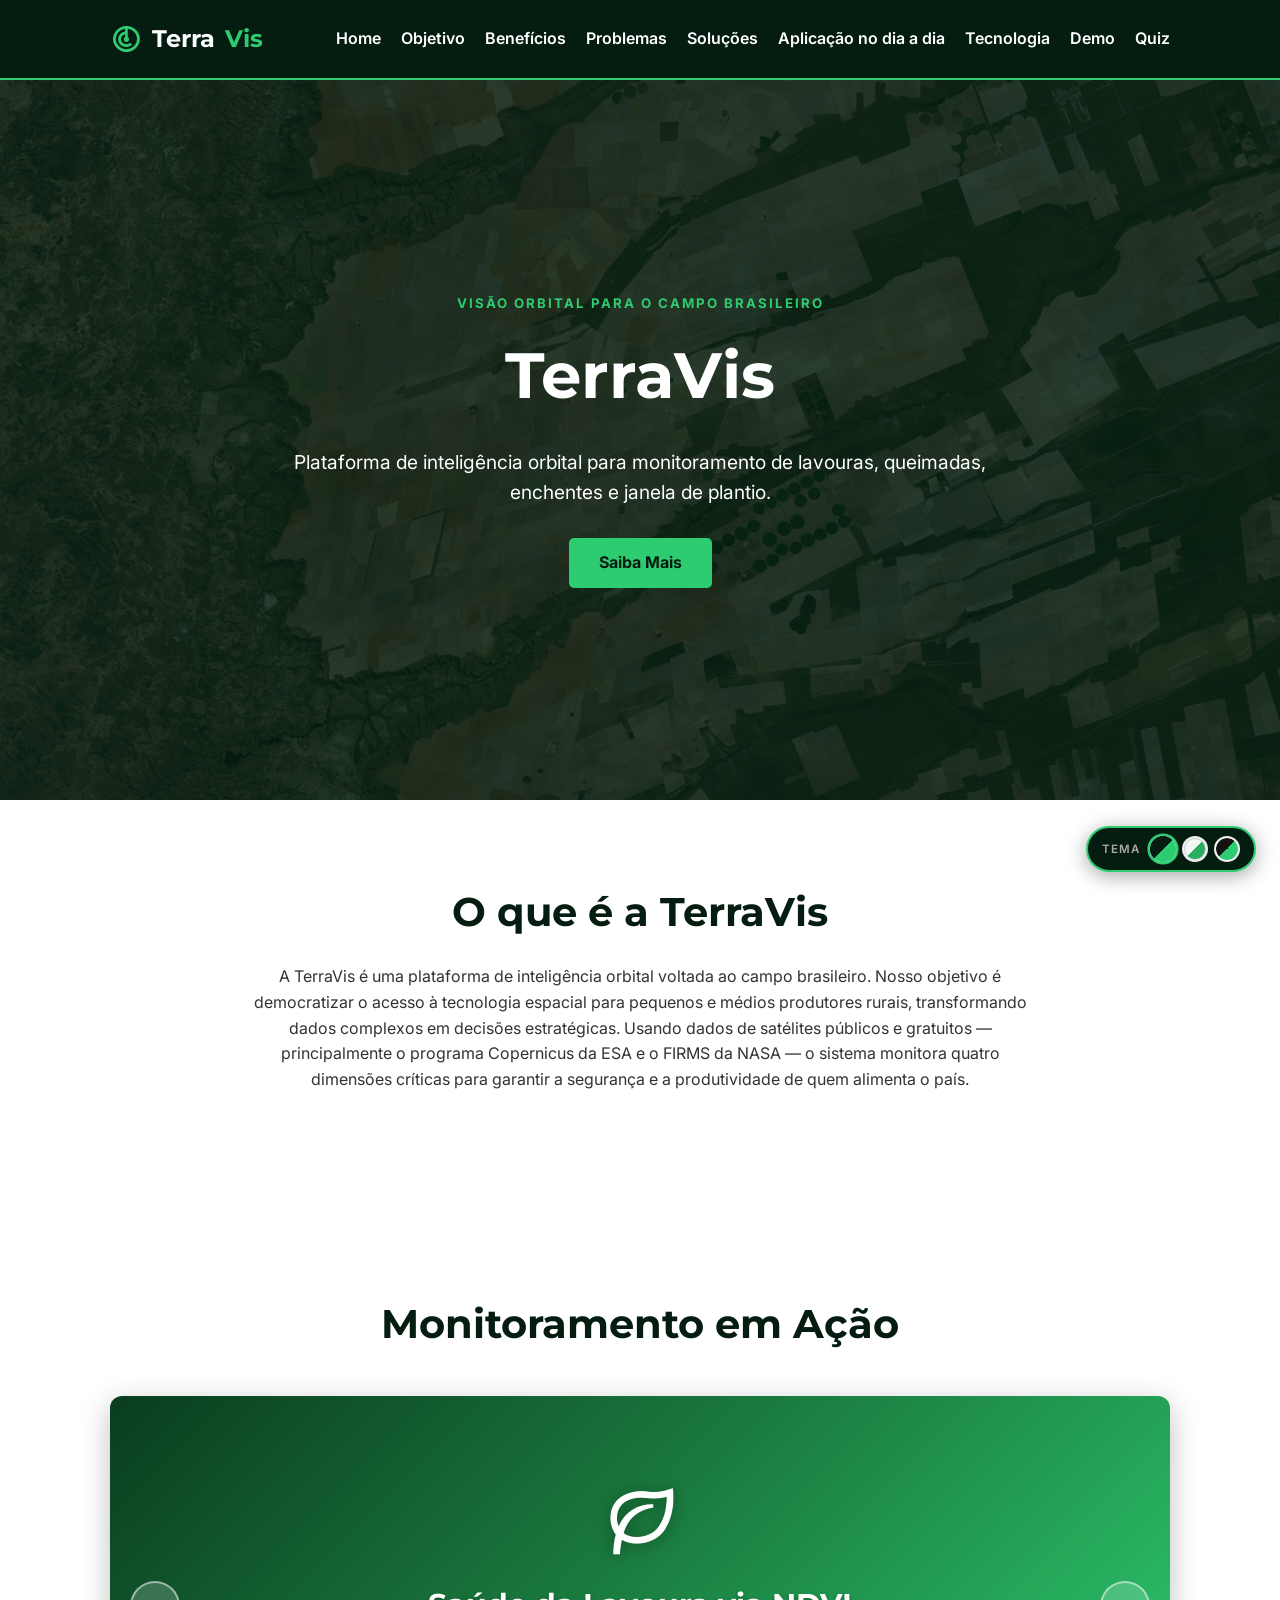
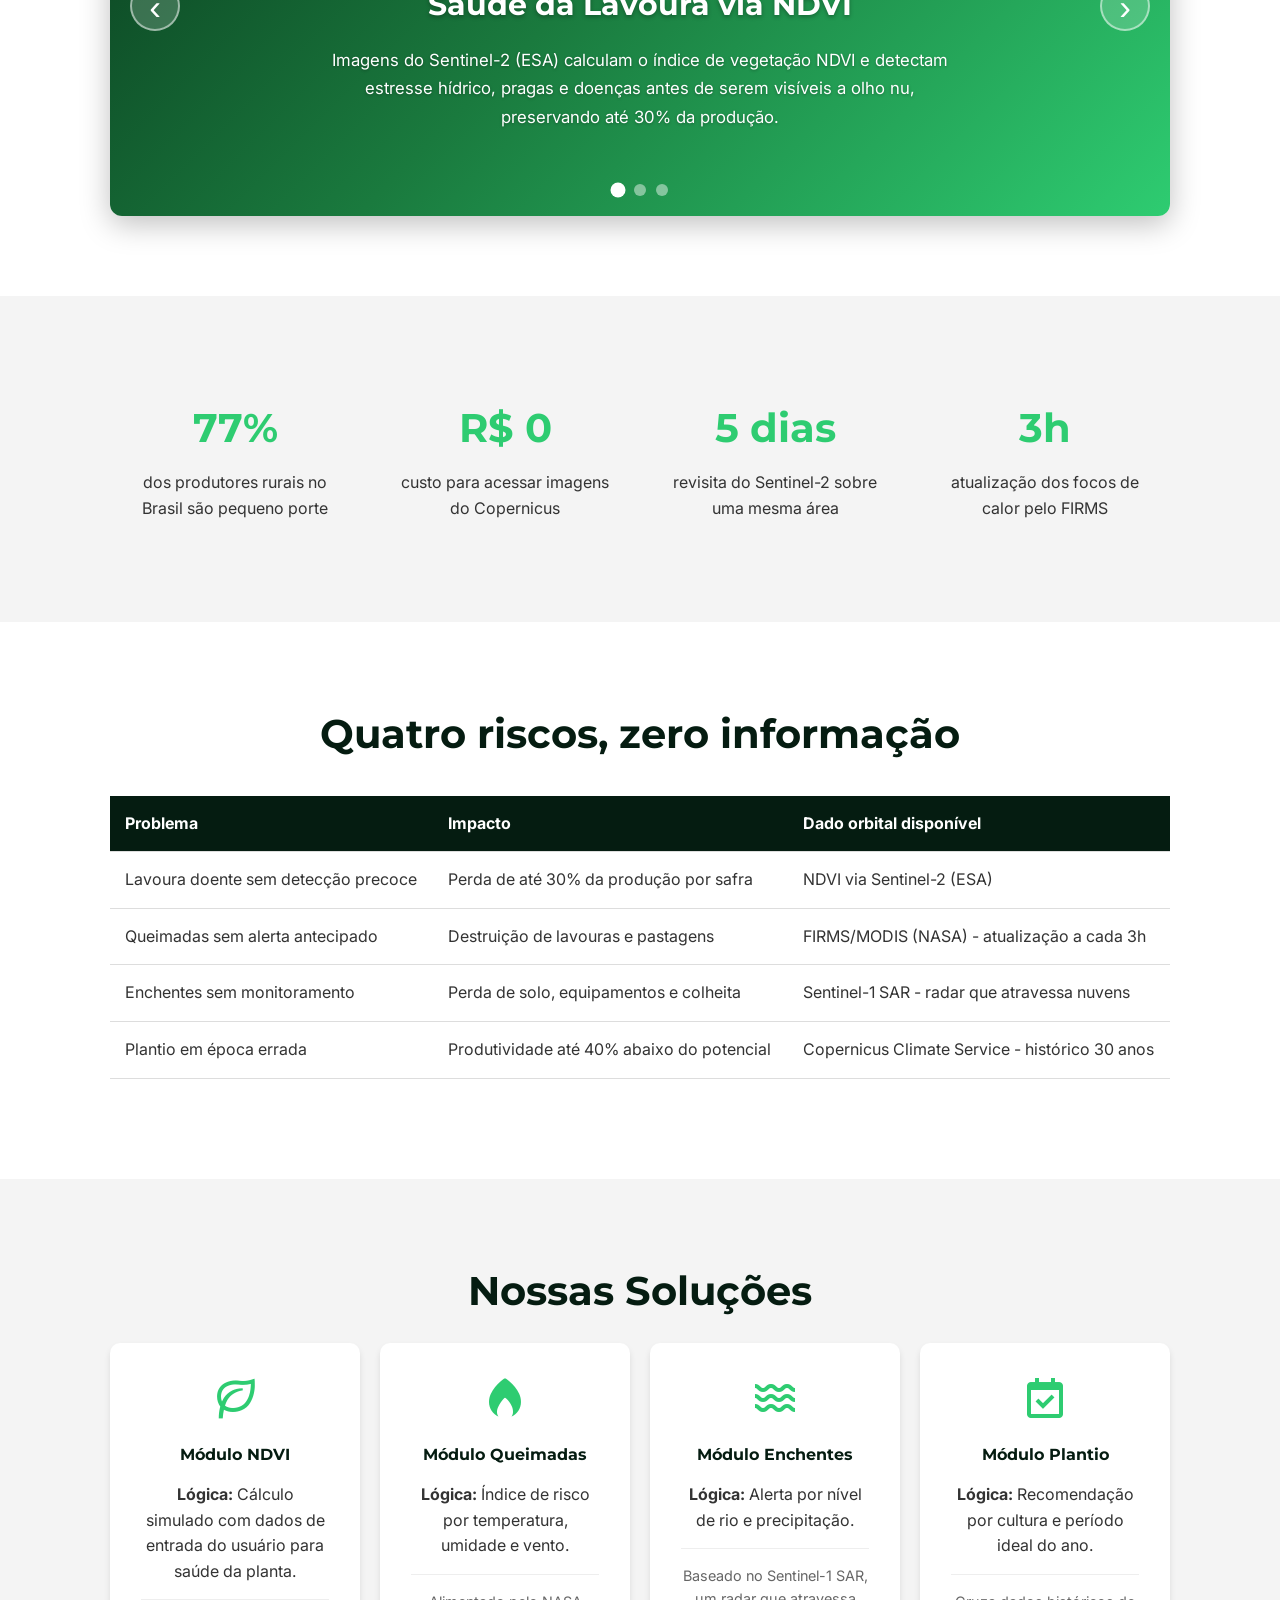
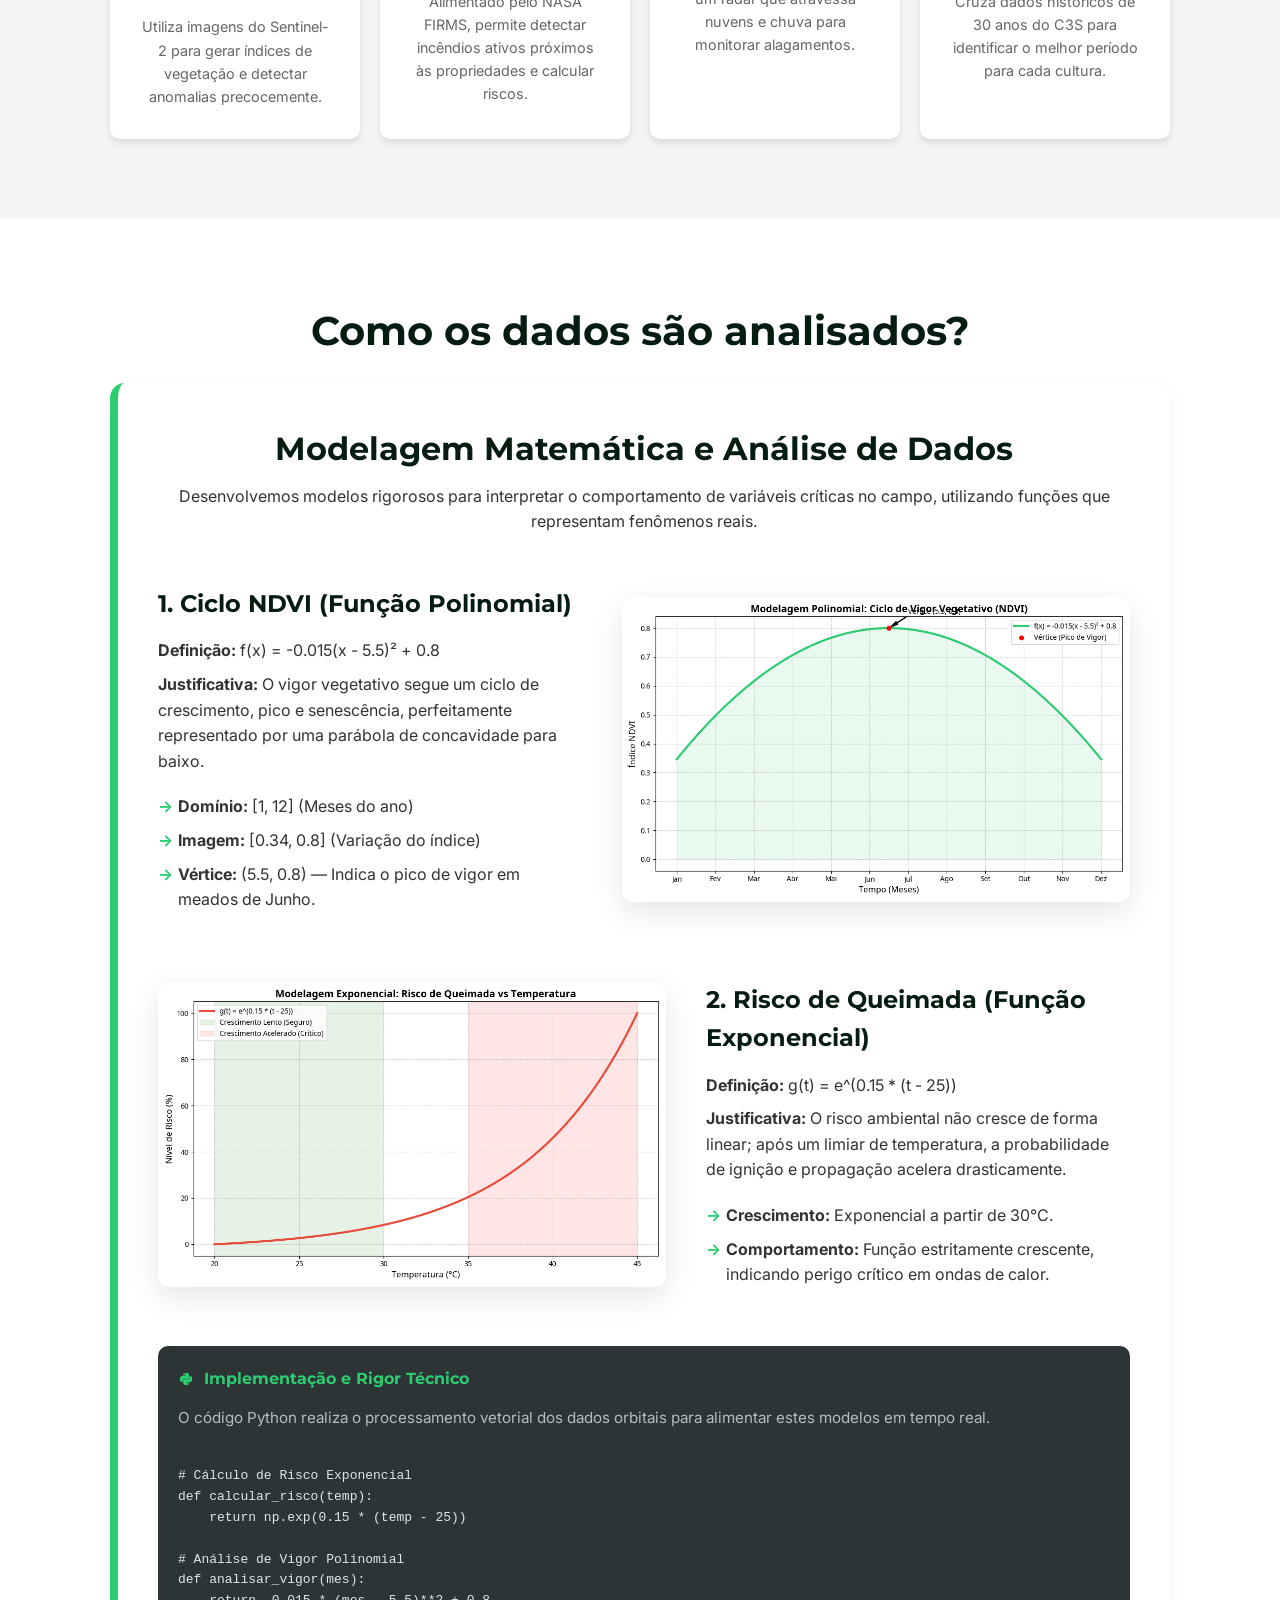
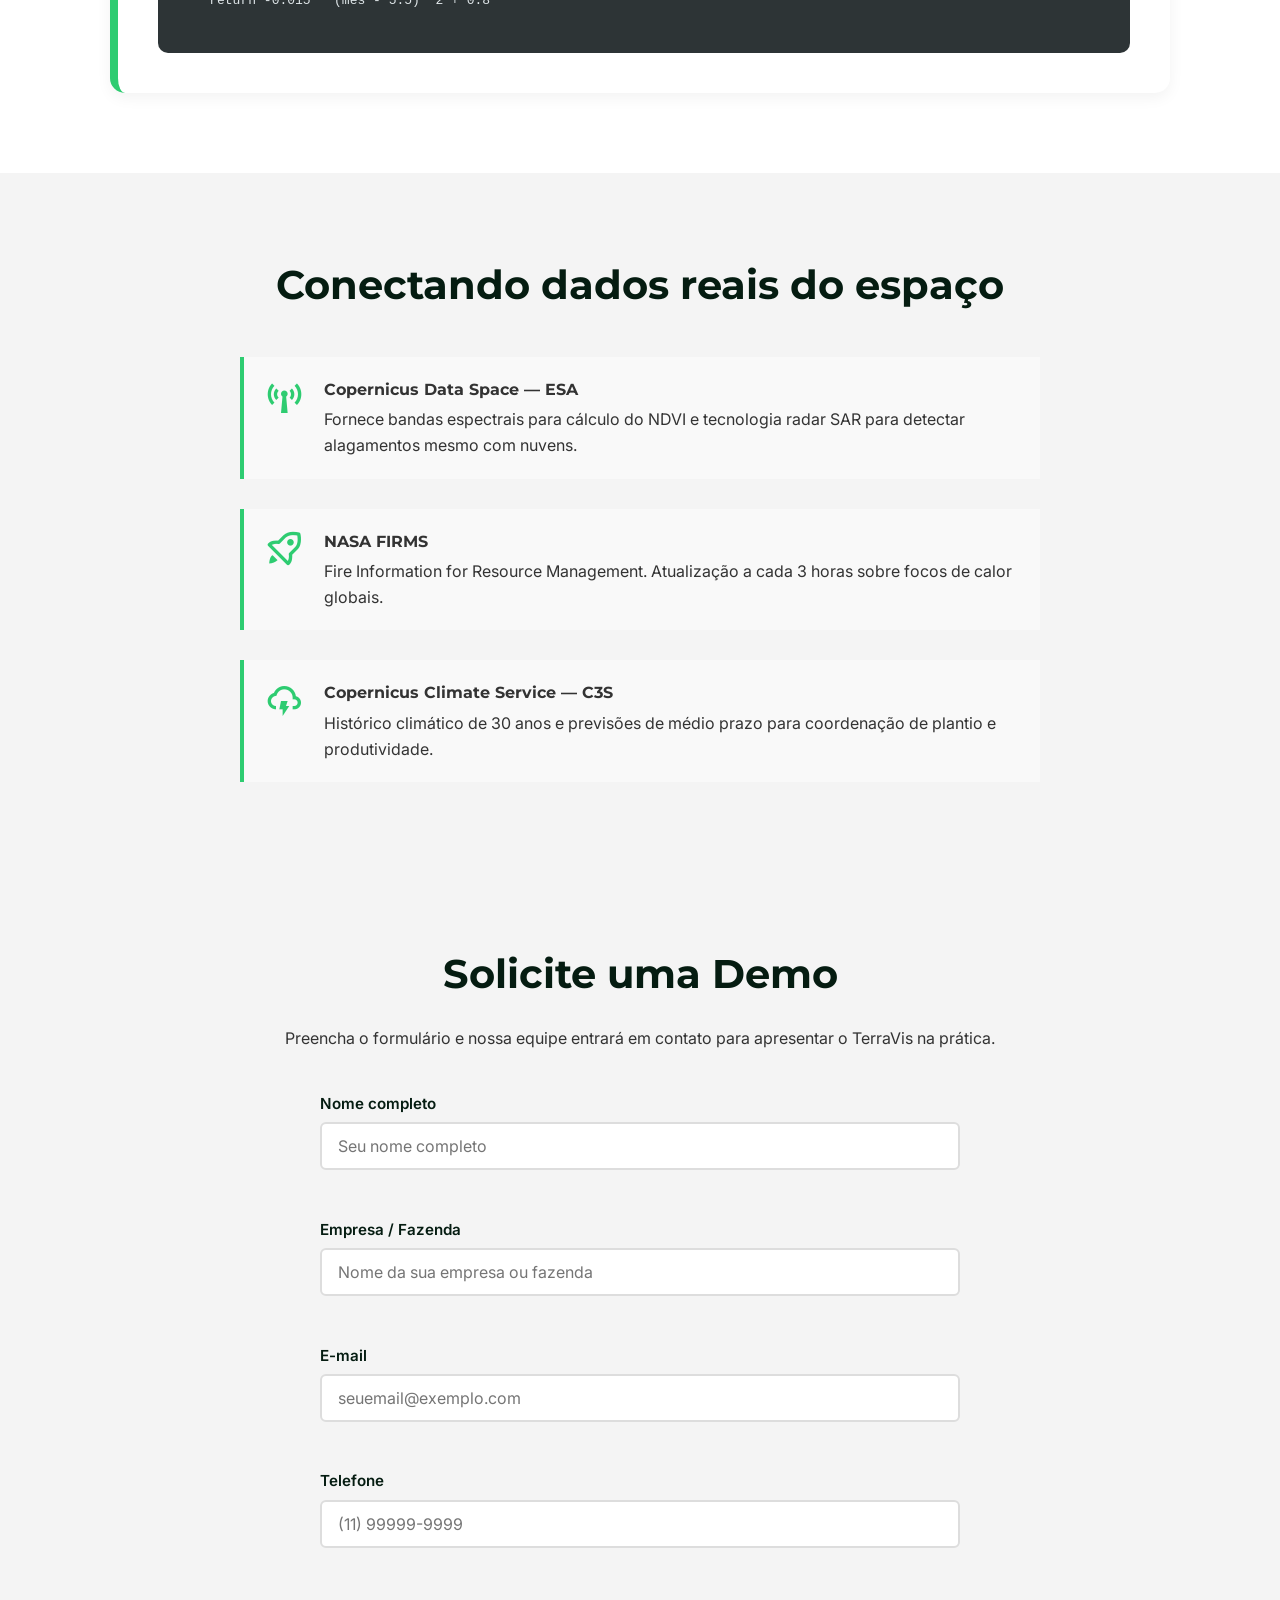
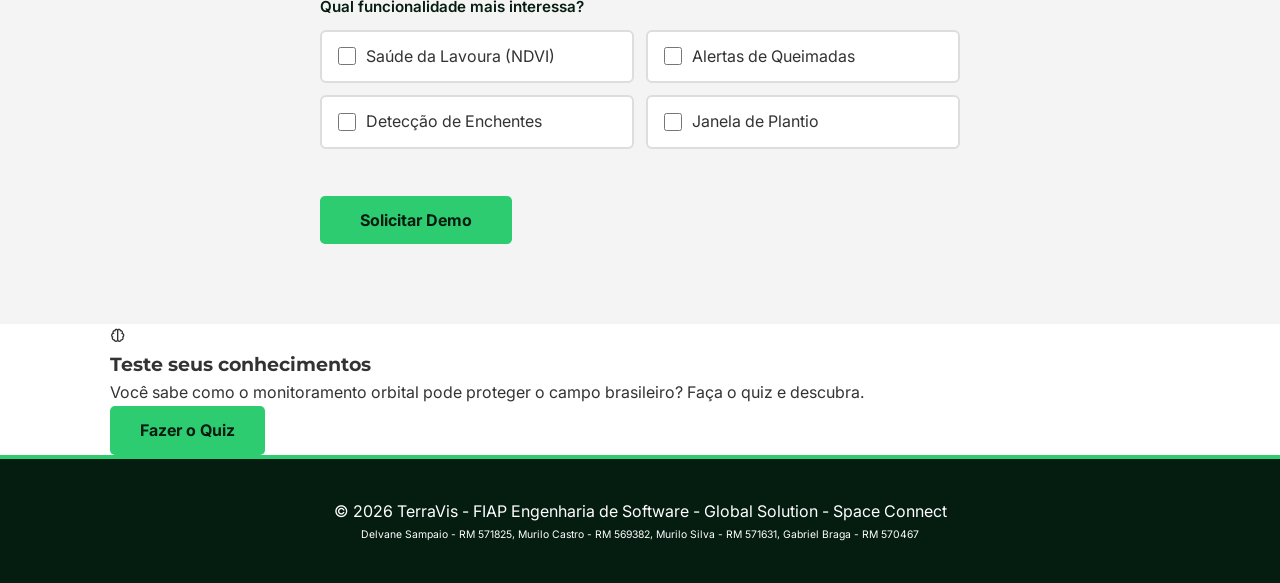
<file: index.html>
<!DOCTYPE html>
<html lang="pt-br">
<head>
    <meta charset="UTF-8">
    <meta name="viewport" content="width=device-width, initial-scale=1.0">
    <title>TerraVis - Visão Orbital para o Campo</title>
    <link rel="preconnect" href="https://fonts.googleapis.com">
    <link rel="preconnect" href="https://fonts.gstatic.com" crossorigin>
    <link href="https://fonts.googleapis.com/css2?family=Inter:wght@400;600&family=Montserrat:wght@700&display=swap" rel="stylesheet">
    <link href='https://unpkg.com/boxicons@2.1.4/css/boxicons.min.css' rel='stylesheet'>
    <link rel="stylesheet" href="./src/css/style.css">
</head>
<body>

    <header>
        <nav class="container">
            <div class="logo">
                <i class='bx bx-radar'></i> Terra<span>Vis</span>
            </div>
            <ul class="nav-links">
                <li><a href="#home">Home</a></li>
                <li><a href="#sobre">Objetivo</a></li>
                <li><a href="#estatisticas">Benefícios</a></li>
                <li><a href="#problemas">Problemas</a></li>
                <li><a href="#solucoes">Soluções</a></li>
                <li><a href="#modelagem">Aplicação no dia a dia</a></li>
                <li><a href="#tecnologia">Tecnologia</a></li>
                <li><a href="#demo">Demo</a></li>
                <li><a href="./src/css/pagina/quiz.html" class="nav-quiz">Quiz</a></li>
            </ul>
        </nav>
    </header>

    <main>
        <section id="home" class="hero">
            <div class="container hero-content">
                <h5>VISÃO ORBITAL PARA O CAMPO BRASILEIRO</h5>
                <h1>TerraVis</h1>
                <p>Plataforma de inteligência orbital para monitoramento de lavouras, queimadas, enchentes e janela de plantio.</p>
                <a href="#sobre" class="btn">Saiba Mais</a>
            </div>
        </section>

        <section id="sobre" class="section-padding">
            <div class="container">
                <h2 class="section-title">O que é a TerraVis</h2>
                <p class="section-desc">A TerraVis é uma plataforma de inteligência orbital voltada ao campo brasileiro. Nosso objetivo é democratizar o acesso à tecnologia espacial para pequenos e médios produtores rurais, transformando dados complexos em decisões estratégicas. Usando dados de satélites públicos e gratuitos — principalmente o programa Copernicus da ESA e o FIRMS da NASA — o sistema monitora quatro dimensões críticas para garantir a segurança e a produtividade de quem alimenta o país.</p>
            </div>
        </section>

        <section id="slideshow" class="section-padding">
            <div class="container">
                <h2 class="section-title">Monitoramento em Ação</h2>
                <div class="slideshow">
                    <div class="slides-wrapper">
                        <div class="slide slide-ndvi active">
                            <div class="slide-content">
                                <i class='bx bx-leaf'></i>
                                <h3>Saúde da Lavoura via NDVI</h3>
                                <p>Imagens do Sentinel-2 (ESA) calculam o índice de vegetação NDVI e detectam estresse hídrico, pragas e doenças antes de serem visíveis a olho nu, preservando até 30% da produção.</p>
                            </div>
                        </div>
                        <div class="slide slide-fire">
                            <div class="slide-content">
                                <i class='bx bxs-flame'></i>
                                <h3>Alertas de Queimadas em Tempo Real</h3>
                                <p>O sistema NASA FIRMS atualiza focos de calor a cada 3 horas, permitindo alertas antecipados de incêndios próximos à propriedade e cálculo de risco por temperatura, umidade e vento.</p>
                            </div>
                        </div>
                        <div class="slide slide-flood">
                            <div class="slide-content">
                                <i class='bx bx-water'></i>
                                <h3>Detecção de Enchentes por Radar SAR</h3>
                                <p>O radar Sentinel-1 SAR atravessa nuvens e chuva para mapear alagamentos em tempo real, monitorando nível de rios e precipitação para proteger solo, equipamentos e colheita.</p>
                            </div>
                        </div>
                    </div>
                    <button class="slide-btn slide-prev" aria-label="Slide anterior">&#8249;</button>
                    <button class="slide-btn slide-next" aria-label="Próximo slide">&#8250;</button>
                    <div class="slide-dots">
                        <span class="dot active" data-index="0"></span>
                        <span class="dot" data-index="1"></span>
                        <span class="dot" data-index="2"></span>
                    </div>
                </div>
            </div>
        </section>

        <section id="estatisticas" class="stats section-padding">
            <div class="container grid-4">
                <div class="stat-item">
                    <h3>77%</h3>
                    <p>dos produtores rurais no Brasil são pequeno porte</p>
                </div>
                <div class="stat-item">
                    <h3>R$ 0</h3>
                    <p>custo para acessar imagens do Copernicus</p>
                </div>
                <div class="stat-item">
                    <h3>5 dias</h3>
                    <p>revisita do Sentinel-2 sobre uma mesma área</p>
                </div>
                <div class="stat-item">
                    <h3>3h</h3>
                    <p>atualização dos focos de calor pelo FIRMS</p>
                </div>
            </div>
        </section>

        <section id="problemas" class="section-padding">
            <div class="container">
                <h2 class="section-title">Quatro riscos, zero informação</h2>
                <div class="table-responsive">
                    <table>
                        <thead>
                            <tr>
                                <th>Problema</th>
                                <th>Impacto</th>
                                <th>Dado orbital disponível</th>
                            </tr>
                        </thead>
                        <tbody>
                            <tr>
                                <td>Lavoura doente sem detecção precoce</td>
                                <td>Perda de até 30% da produção por safra</td>
                                <td>NDVI via Sentinel-2 (ESA)</td>
                            </tr>
                            <tr>
                                <td>Queimadas sem alerta antecipado</td>
                                <td>Destruição de lavouras e pastagens</td>
                                <td>FIRMS/MODIS (NASA) - atualização a cada 3h</td>
                            </tr>
                            <tr>
                                <td>Enchentes sem monitoramento</td>
                                <td>Perda de solo, equipamentos e colheita</td>
                                <td>Sentinel-1 SAR - radar que atravessa nuvens</td>
                            </tr>
                            <tr>
                                <td>Plantio em época errada</td>
                                <td>Produtividade até 40% abaixo do potencial</td>
                                <td>Copernicus Climate Service - histórico 30 anos</td>
                            </tr>
                        </tbody>
                    </table>
                </div>
            </div>
        </section>

        
        <section id="solucoes" class="section-padding bg-light">
            <div class="container">
                <h2 class="section-title">Nossas Soluções</h2>
                <div class="grid-4">
                    <a href="#tecnologia" class="card-link">
                        <div class="card">
                            <i class='bx bx-leaf'></i>
                            <h4>Módulo NDVI</h4>
                            <p><strong>Lógica:</strong> Cálculo simulado com dados de entrada do usuário para saúde da planta.</p>
                            <p class="card-detail">Utiliza imagens do Sentinel-2 para gerar índices de vegetação e detectar anomalias precocemente.</p>
                        </div>
                    </a>
                    <a href="#tecnologia" class="card-link">
                        <div class="card">
                            <i class='bx bxs-flame'></i>
                            <h4>Módulo Queimadas</h4>
                            <p><strong>Lógica:</strong> Índice de risco por temperatura, umidade e vento.</p>
                            <p class="card-detail">Alimentado pelo NASA FIRMS, permite detectar incêndios ativos próximos às propriedades e calcular riscos.</p>
                        </div>
                    </a>
                    <a href="#tecnologia" class="card-link">
                        <div class="card">
                            <i class='bx bx-water'></i>
                            <h4>Módulo Enchentes</h4>
                            <p><strong>Lógica:</strong> Alerta por nível de rio e precipitação.</p>
                            <p class="card-detail">Baseado no Sentinel-1 SAR, um radar que atravessa nuvens e chuva para monitorar alagamentos.</p>
                        </div>
                    </a>
                    <a href="#tecnologia" class="card-link">
                        <div class="card">
                            <i class='bx bx-calendar-check'></i>
                            <h4>Módulo Plantio</h4>
                            <p><strong>Lógica:</strong> Recomendação por cultura e período ideal do ano.</p>
                            <p class="card-detail">Cruza dados históricos de 30 anos do C3S para identificar o melhor período para cada cultura.</p>
                        </div>
                    </a>
                </div>
            </div>
        </section>

       
        <section id="modelagem" class="section-padding">
            <div class="container">
                <h2 class="section-title">Como os dados são analisados?</h2>
                <div class="modeling-content">
                    <div class="modeling-intro">
                        <h3>Modelagem Matemática e Análise de Dados</h3>
                        <p>Desenvolvemos modelos rigorosos para interpretar o comportamento de variáveis críticas no campo, utilizando funções que representam fenômenos reais.</p>
                    </div>

                    <div class="modeling-details">
                        <div class="analysis-block">
                            <div class="analysis-text">
                                <h4>1. Ciclo NDVI (Função Polinomial)</h4>
                                <p><strong>Definição:</strong> f(x) = -0.015(x - 5.5)² + 0.8</p>
                                <p><strong>Justificativa:</strong> O vigor vegetativo segue um ciclo de crescimento, pico e senescência, perfeitamente representado por uma parábola de concavidade para baixo.</p>
                                <ul class="math-analysis">
                                    <li><strong>Domínio:</strong> [1, 12] (Meses do ano)</li>
                                    <li><strong>Imagem:</strong> [0.34, 0.8] (Variação do índice)</li>
                                    <li><strong>Vértice:</strong> (5.5, 0.8) — Indica o pico de vigor em meados de Junho.</li>
                                </ul>
                            </div>
                            <div class="analysis-image">
                                <img src="./src/css/imagens/grafico_ndvi_detalhado.png" alt="Análise NDVI" class="img-fluid">
                            </div>
                        </div>

                        <div class="analysis-block reverse">
                            <div class="analysis-text">
                                <h4>2. Risco de Queimada (Função Exponencial)</h4>
                                <p><strong>Definição:</strong> g(t) = e^(0.15 * (t - 25))</p>
                                <p><strong>Justificativa:</strong> O risco ambiental não cresce de forma linear; após um limiar de temperatura, a probabilidade de ignição e propagação acelera drasticamente.</p>
                                <ul class="math-analysis">
                                    <li><strong>Crescimento:</strong> Exponencial a partir de 30°C.</li>
                                    <li><strong>Comportamento:</strong> Função estritamente crescente, indicando perigo crítico em ondas de calor.</li>
                                </ul>
                            </div>
                            <div class="analysis-image">
                                <img src="./src/css/imagens/grafico_queimada_detalhado.png" alt="Análise de Queimada" class="img-fluid">
                            </div>
                        </div>
                    </div>

                    <div class="code-section">
                        <h4><i class='bx bxl-python'></i> Implementação e Rigor Técnico</h4>
                        <p>O código Python realiza o processamento vetorial dos dados orbitais para alimentar estes modelos em tempo real.</p>
                        <pre><code>
# Cálculo de Risco Exponencial
def calcular_risco(temp):
    return np.exp(0.15 * (temp - 25))

# Análise de Vigor Polinomial
def analisar_vigor(mes):
    return -0.015 * (mes - 5.5)**2 + 0.8
                        </code></pre>
                    </div>
                </div>
            </div>
        </section>

        <section id="tecnologia" class="section-padding bg-light">
            <div class="container">
                <h2 class="section-title">Conectando dados reais do espaço</h2>
                <div class="tech-content">
                    <div class="tech-item">
                        <i class='bx bx-broadcast'></i>
                        <div>
                            <h4>Copernicus Data Space — ESA</h4>
                            <p>Fornece bandas espectrais para cálculo do NDVI e tecnologia radar SAR para detectar alagamentos mesmo com nuvens.</p>
                        </div>
                    </div>
                    <div class="tech-item">
                        <i class='bx bx-rocket'></i>
                        <div>
                            <h4>NASA FIRMS</h4>
                            <p>Fire Information for Resource Management. Atualização a cada 3 horas sobre focos de calor globais.</p>
                        </div>
                    </div>
                    <div class="tech-item">
                        <i class='bx bx-cloud-lightning'></i>
                        <div>
                            <h4>Copernicus Climate Service — C3S</h4>
                            <p>Histórico climático de 30 anos e previsões de médio prazo para coordenação de plantio e produtividade.</p>
                        </div>
                    </div>
                </div>
            </div>
        </section>
        <section id="demo" class="section-padding bg-light">
            <div class="container">
                <h2 class="section-title">Solicite uma Demo</h2>
                <p class="section-desc">Preencha o formulário e nossa equipe entrará em contato para apresentar o TerraVis na prática.</p>

                <form id="demo-form" class="demo-form" novalidate>
                    <div class="form-group">
                        <label for="nome">Nome completo</label>
                        <input type="text" id="nome" name="nome" placeholder="Seu nome completo">
                        <span class="form-error" id="nome-error"></span>
                    </div>
                    <div class="form-group">
                        <label for="empresa">Empresa / Fazenda</label>
                        <input type="text" id="empresa" name="empresa" placeholder="Nome da sua empresa ou fazenda">
                        <span class="form-error" id="empresa-error"></span>
                    </div>
                    <div class="form-group">
                        <label for="email">E-mail</label>
                        <input type="email" id="email" name="email" placeholder="seuemail@exemplo.com">
                        <span class="form-error" id="email-error"></span>
                    </div>
                    <div class="form-group">
                        <label for="telefone">Telefone</label>
                        <input type="tel" id="telefone" name="telefone" placeholder="(11) 99999-9999">
                        <span class="form-error" id="telefone-error"></span>
                    </div>
                    <div class="form-group">
                        <label>Qual funcionalidade mais interessa?</label>
                        <div class="checkbox-group" id="checkbox-group">
                            <label class="checkbox-label">
                                <input type="checkbox" name="funcionalidade" value="ndvi">
                                <span>Saúde da Lavoura (NDVI)</span>
                            </label>
                            <label class="checkbox-label">
                                <input type="checkbox" name="funcionalidade" value="queimadas">
                                <span>Alertas de Queimadas</span>
                            </label>
                            <label class="checkbox-label">
                                <input type="checkbox" name="funcionalidade" value="enchentes">
                                <span>Detecção de Enchentes</span>
                            </label>
                            <label class="checkbox-label">
                                <input type="checkbox" name="funcionalidade" value="plantio">
                                <span>Janela de Plantio</span>
                            </label>
                        </div>
                        <span class="form-error" id="funcionalidade-error"></span>
                    </div>
                    <button type="submit" class="btn btn-form">Solicitar Demo</button>
                </form>

                <div id="demo-success" class="demo-success" hidden>
                    <i class='bx bx-check-circle'></i>
                    <h3>Solicitação enviada!</h3>
                    <p>Obrigado, <strong id="success-nome"></strong>. Nossa equipe entrará em contato em breve.</p>
                </div>
            </div>
        </section>
        <section class="quiz-cta">
            <div class="container quiz-cta-content">
                <i class='bx bx-brain'></i>
                <div>
                    <h3>Teste seus conhecimentos</h3>
                    <p>Você sabe como o monitoramento orbital pode proteger o campo brasileiro? Faça o quiz e descubra.</p>
                </div>
                <a href="./src/css/pagina/quiz.html" class="btn">Fazer o Quiz</a>
            </div>
        </section>
    </main>

    <footer>
        <div class="container">
            <p>&copy; 2026 TerraVis - FIAP Engenharia de Software - Global Solution - Space Connect</p>
            <p class="integrantes">Delvane Sampaio - RM 571825, Murilo Castro - RM 569382, Murilo Silva - RM 571631, Gabriel Braga - RM 570467</p>
        </div>
    </footer>
<div class="theme-switcher" id="theme-switcher" role="group" aria-label="Selecionar tema">
    <span class="theme-switcher-label">Tema</span>
    <div class="theme-buttons">
        <button class="theme-btn" data-tema="tema-padrao" title="Padrão" aria-label="Tema Padrão">
            <span class="theme-dot tp-padrao"></span>
        </button>
        <button class="theme-btn" data-tema="tema-diurno" title="Diurno" aria-label="Tema Diurno">
            <span class="theme-dot tp-diurno"></span>
        </button>
        <button class="theme-btn" data-tema="tema-noturno" title="Noturno" aria-label="Tema Noturno">
            <span class="theme-dot tp-noturno"></span>
        </button>
    </div>
</div>
<script src="./src/css/js/script.js"></script>
</body>
</html>
</file>
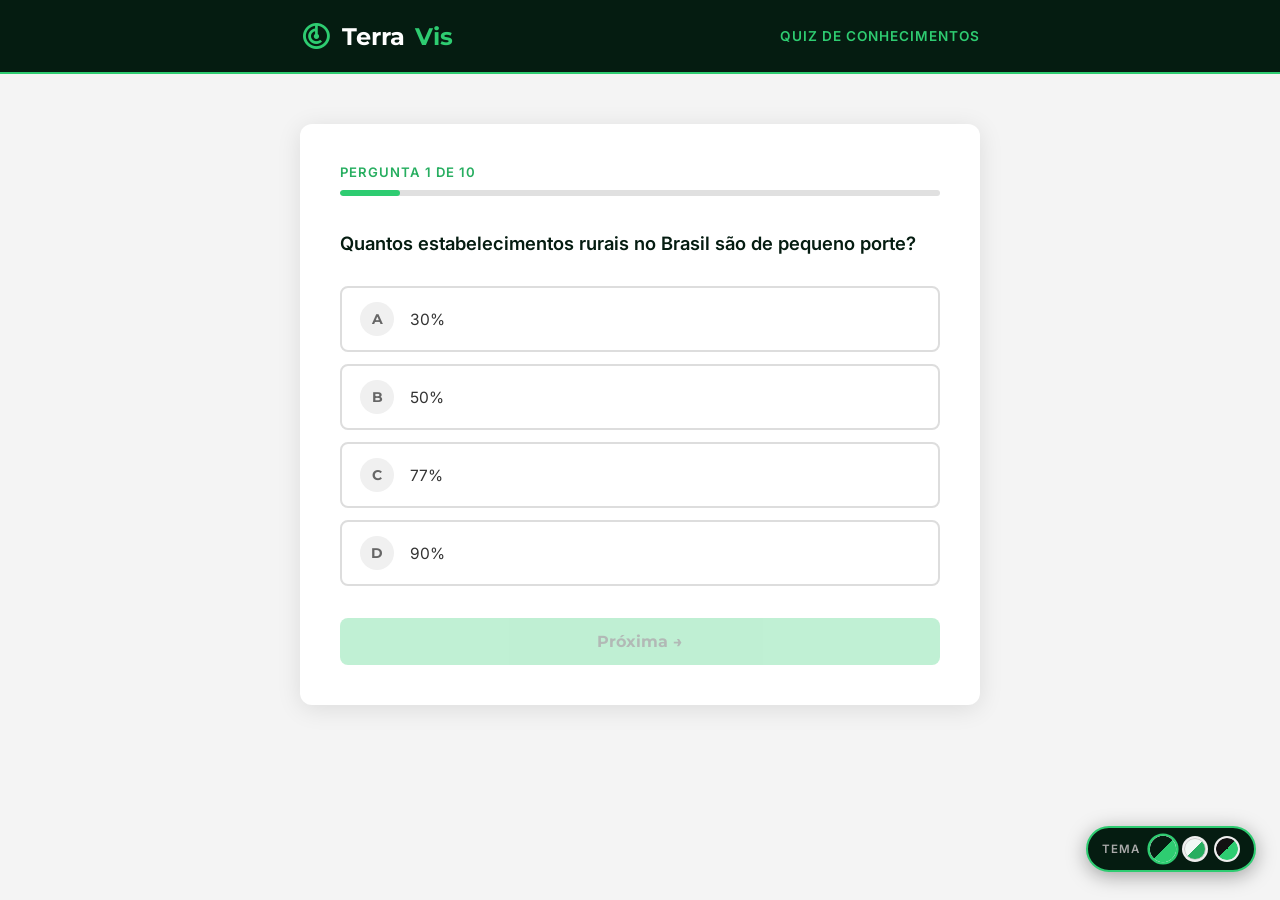
<file: src/css/pagina/quiz.html>
<!DOCTYPE html>
<html lang="pt-br">
<head>
    <meta charset="UTF-8">
    <meta name="viewport" content="width=device-width, initial-scale=1.0">
    <title>TerraVis — Quiz de Conhecimentos</title>
    <link rel="preconnect" href="https://fonts.googleapis.com">
    <link rel="preconnect" href="https://fonts.gstatic.com" crossorigin>
    <link href="https://fonts.googleapis.com/css2?family=Inter:wght@400;600&family=Montserrat:wght@700&display=swap" rel="stylesheet">
    <link href='https://unpkg.com/boxicons@2.1.4/css/boxicons.min.css' rel='stylesheet'>
    <link rel="stylesheet" href="../quiz.css">
</head>
<body>

    <header>
        <nav>
            <a href="../../../index.html" class="logo">
                <i class='bx bx-radar'></i> Terra<span>Vis</span>
            </a>
            <span class="header-tag">Quiz de Conhecimentos</span>
        </nav>
    </header>

    <main>
        <div id="quiz-screen" class="quiz-card">
            <div class="quiz-header">
                <span id="question-counter"></span>
                <div class="progress-bar">
                    <div id="progress-fill" class="progress-fill"></div>
                </div>
            </div>
            <p id="question-text" class="question-text"></p>
            <div id="options-list" class="options-list"></div>
            <button id="btn-next" class="btn-next" disabled>Próxima →</button>
        </div>

        <div id="result-screen" class="quiz-card result-card" hidden>
            <i class='bx bx-trophy result-icon'></i>
            <h2>Resultado Final</h2>
            <p id="result-score" class="result-score"></p>
            <p id="result-message" class="result-message"></p>
            <button id="btn-restart" class="btn-next btn-restart">Reiniciar Quiz</button>
        </div>
    </main>

    <div class="theme-switcher" id="theme-switcher" role="group" aria-label="Selecionar tema">
        <span class="theme-switcher-label">Tema</span>
        <div class="theme-buttons">
            <button class="theme-btn" data-tema="tema-padrao" title="Padrão" aria-label="Tema Padrão">
                <span class="theme-dot tp-padrao"></span>
            </button>
            <button class="theme-btn" data-tema="tema-diurno" title="Diurno" aria-label="Tema Diurno">
                <span class="theme-dot tp-diurno"></span>
            </button>
            <button class="theme-btn" data-tema="tema-noturno" title="Noturno" aria-label="Tema Noturno">
                <span class="theme-dot tp-noturno"></span>
            </button>
        </div>
    </div>
    <script src="../js/quiz.js"></script>
</body>
</html>
</file>
<file: src/css/style.css>
* {
    margin: 0;
    padding: 0;
    box-sizing: border-box;
}

:root {
    --primary-color: #2ecc71;
    --secondary-color: #051c11;
    --text-light: #ffffff;
    --text-dark: #333333;
    --bg-light: #f4f4f4;
    --accent-color: #27ae60;
}

body {
    font-family: 'Inter', sans-serif;
    line-height: 1.6;
    color: var(--text-dark);
    background-color: #fff;
}

h1, h2, h3, h4, .logo {
    font-family: 'Montserrat', sans-serif;
}

.container {
    max-width: 1100px;
    margin: 0 auto;
    padding: 0 20px;
}

.section-padding {
    padding: 80px 0;
}

.grid-4 {
    display: grid;
    grid-template-columns: repeat(auto-fit, minmax(200px, 1fr));
    gap: 20px;
}

header {
    background: var(--secondary-color);
    padding: 20px 0;
    position: sticky;
    top: 0;
    z-index: 1000;
    border-bottom: 2px solid var(--primary-color);
}

nav {
    display: flex;
    justify-content: space-between;
    align-items: center;
}

.logo {
    color: var(--text-light);
    font-size: 1.5rem;
    font-weight: bold;
    display: flex;
    align-items: center;
    gap: 10px;
}

.logo i {
    color: var(--primary-color);
    font-size: 2rem;
}

.logo span {
    color: var(--primary-color);
}

.nav-links {
    display: flex;
    list-style: none;
    gap: 20px;
}

.nav-links a {
    color: var(--text-light);
    text-decoration: none;
    font-weight: 600;
    transition: color 0.3s;
}

.nav-links a:hover {
    color: var(--primary-color);
}

.hero {
    background: linear-gradient(rgba(5, 28, 17, 0.85), rgba(5, 28, 17, 0.85)), url('./imagens/hero-bg.jpg');
    background-color: var(--secondary-color);
    background-size: cover;
    background-position: center;
    height: 80vh;
    display: flex;
    align-items: center;
    color: var(--text-light);
    text-align: center;
}

.hero-content h5 {
    color: var(--primary-color);
    letter-spacing: 2px;
    margin-bottom: 10px;
}

.hero-content h1 {
    font-size: 4rem;
    margin-bottom: 20px;
}

.hero-content p {
    font-size: 1.2rem;
    max-width: 700px;
    margin: 0 auto 30px;
}

.btn {
    display: inline-block;
    background: var(--primary-color);
    color: var(--secondary-color);
    padding: 12px 30px;
    text-decoration: none;
    border-radius: 5px;
    font-weight: bold;
    transition: background 0.3s;
}

.btn:hover {
    background: var(--accent-color);
}

.section-title {
    text-align: center;
    font-size: 2.5rem;
    margin-bottom: 20px;
    color: var(--secondary-color);
}

.section-desc {
    text-align: center;
    max-width: 800px;
    margin: 0 auto 40px;
}

.stats {
    background: var(--bg-light);
}

.stat-item {
    text-align: center;
    padding: 20px;
}

.stat-item h3 {
    font-size: 2.5rem;
    color: var(--primary-color);
    margin-bottom: 10px;
}

.table-responsive {
    overflow-x: auto;
    margin-top: 30px;
}

table {
    width: 100%;
    border-collapse: collapse;
    margin-bottom: 20px;
}

th, td {
    padding: 15px;
    text-align: left;
    border-bottom: 1px solid #ddd;
}

th {
    background-color: var(--secondary-color);
    color: var(--text-light);
}

tr:hover {
    background-color: #f9f9f9;
}

.bg-light {
    background-color: var(--bg-light);
}

.card-link {
    text-decoration: none;
    color: inherit;
    display: block;
}

.card {
    background: #fff;
    padding: 30px;
    border-radius: 10px;
    text-align: center;
    box-shadow: 0 4px 6px rgba(0,0,0,0.1);
    transition: all 0.3s ease;
    height: 100%;
    border: 1px solid transparent;
}

.card:hover {
    transform: translateY(-10px);
    border-color: var(--primary-color);
    box-shadow: 0 10px 20px rgba(46, 204, 113, 0.2);
}

.card-detail {
    margin-top: 15px;
    font-size: 0.9rem;
    color: #666;
    border-top: 1px solid #eee;
    padding-top: 15px;
}

.card i {
    font-size: 3rem;
    color: var(--primary-color);
    margin-bottom: 20px;
}

.card h4 {
    margin-bottom: 15px;
    color: var(--secondary-color);
}

.tech-content {
    display: flex;
    flex-direction: column;
    gap: 30px;
    max-width: 800px;
    margin: 40px auto 0;
}

.tech-item {
    display: flex;
    align-items: flex-start;
    gap: 20px;
    padding: 20px;
    border-left: 4px solid var(--primary-color);
    background: #f9f9f9;
}

.tech-item i {
    font-size: 2.5rem;
    color: var(--primary-color);
}

.tech-item h4 {
    margin-bottom: 5px;
}

footer {
    background: var(--secondary-color);
    color: var(--text-light);
    text-align: center;
    padding: 40px 0;
    border-top: 4px solid var(--primary-color);
}

.integrantes {
    margin-top: 2px;
    font-size: 0.65rem;
}

/* Slideshow */
.slideshow {
    position: relative;
    border-radius: 12px;
    margin-top: 40px;
    box-shadow: 0 8px 30px rgba(0, 0, 0, 0.25);
    overflow: hidden;
}

.slides-wrapper {
    position: relative;
    height: 420px;
}

.slide {
    position: absolute;
    inset: 0;
    opacity: 0;
    transition: opacity 0.7s ease;
    display: flex;
    align-items: center;
    justify-content: center;
}

.slide.active {
    opacity: 1;
}

.slide-ndvi {
    background: linear-gradient(135deg, #0a3d1f 0%, #1a7a3e 45%, #2ecc71 100%);
}

.slide-fire {
    background: linear-gradient(135deg, #3d0a00 0%, #a33000 45%, #e8670c 100%);
}

.slide-flood {
    background: linear-gradient(135deg, #001c3d 0%, #0a4a8a 45%, #1a8fd1 100%);
}

.slide-content {
    text-align: center;
    color: #fff;
    padding: 40px 80px;
    position: relative;
    z-index: 1;
}

.slide-content i {
    font-size: 5rem;
    margin-bottom: 20px;
    display: block;
    filter: drop-shadow(0 2px 8px rgba(0, 0, 0, 0.35));
}

.slide-content h3 {
    font-size: 1.9rem;
    margin-bottom: 16px;
    text-shadow: 0 2px 4px rgba(0, 0, 0, 0.3);
}

.slide-content p {
    font-size: 1.05rem;
    max-width: 620px;
    margin: 0 auto;
    line-height: 1.7;
    text-shadow: 0 1px 3px rgba(0, 0, 0, 0.3);
}

.slide-btn {
    position: absolute;
    top: 50%;
    transform: translateY(-50%);
    background: rgba(255, 255, 255, 0.18);
    border: 2px solid rgba(255, 255, 255, 0.5);
    color: #fff;
    font-size: 2.2rem;
    width: 50px;
    height: 50px;
    border-radius: 50%;
    cursor: pointer;
    z-index: 10;
    transition: background 0.3s;
    display: flex;
    align-items: center;
    justify-content: center;
    line-height: 1;
}

.slide-btn:hover {
    background: rgba(255, 255, 255, 0.38);
}

.slide-prev { left: 20px; }
.slide-next { right: 20px; }

.slide-dots {
    position: absolute;
    bottom: 20px;
    left: 50%;
    transform: translateX(-50%);
    display: flex;
    gap: 10px;
    z-index: 10;
}

.dot {
    width: 12px;
    height: 12px;
    border-radius: 50%;
    background: rgba(255, 255, 255, 0.45);
    cursor: pointer;
    transition: background 0.3s, transform 0.3s;
}

.dot.active {
    background: #fff;
    transform: scale(1.25);
}

/* Demo Form */
.demo-form {
    max-width: 640px;
    margin: 0 auto;
    display: flex;
    flex-direction: column;
    gap: 24px;
}

.form-group {
    display: flex;
    flex-direction: column;
    gap: 6px;
}

.form-group > label {
    font-weight: 600;
    color: var(--secondary-color);
    font-size: 0.95rem;
}

.form-group input[type="text"],
.form-group input[type="email"],
.form-group input[type="tel"] {
    padding: 12px 16px;
    border: 2px solid #ddd;
    border-radius: 6px;
    font-family: 'Inter', sans-serif;
    font-size: 1rem;
    transition: border-color 0.3s;
    outline: none;
    background: #fff;
}

.form-group input:focus {
    border-color: var(--primary-color);
}

.form-group input.input-error {
    border-color: #e74c3c;
}

.form-error {
    color: #e74c3c;
    font-size: 0.85rem;
    min-height: 1.1rem;
}

.checkbox-group {
    display: grid;
    grid-template-columns: 1fr 1fr;
    gap: 12px;
    margin-top: 4px;
}

.checkbox-label {
    display: flex;
    align-items: center;
    gap: 10px;
    cursor: pointer;
    font-weight: 400;
    color: var(--text-dark);
    padding: 12px 16px;
    border: 2px solid #ddd;
    border-radius: 6px;
    background: #fff;
    transition: border-color 0.3s, background 0.3s;
}

.checkbox-label:hover {
    border-color: var(--primary-color);
    background: rgba(46, 204, 113, 0.06);
}

.checkbox-label input[type="checkbox"] {
    width: 18px;
    height: 18px;
    accent-color: var(--primary-color);
    cursor: pointer;
    flex-shrink: 0;
}

.checkbox-group.group-error .checkbox-label {
    border-color: #e74c3c;
}

.btn-form {
    border: none;
    cursor: pointer;
    font-family: 'Inter', sans-serif;
    font-size: 1rem;
    align-self: flex-start;
    padding: 14px 40px;
}

.demo-success {
    max-width: 640px;
    margin: 0 auto;
    text-align: center;
    padding: 60px 20px;
}

.demo-success i {
    font-size: 4rem;
    color: var(--primary-color);
    display: block;
    margin-bottom: 16px;
}

.demo-success h3 {
    font-size: 1.8rem;
    color: var(--secondary-color);
    margin-bottom: 12px;
}

.demo-success p {
    font-size: 1.1rem;
    color: #555;
}

/* Modelagem */
.modeling-content {
    background: #fff;
    padding: 40px;
    border-radius: 15px;
    box-shadow: 0 5px 15px rgba(0,0,0,0.05);
    border-left: 8px solid var(--primary-color);
}

.modeling-intro {
    text-align: center;
    margin-bottom: 50px;
}

.modeling-intro h3 {
    font-size: 2rem;
    color: var(--secondary-color);
    margin-bottom: 10px;
}

.modeling-details {
    display: flex;
    flex-direction: column;
    gap: 60px;
    margin-bottom: 50px;
}

.analysis-block {
    display: flex;
    align-items: center;
    gap: 40px;
}

.analysis-block.reverse {
    flex-direction: row-reverse;
}

.analysis-text {
    flex: 1;
}

.analysis-image {
    flex: 1.2;
}

.analysis-text h4 {
    font-size: 1.5rem;
    color: var(--secondary-color);
    margin-bottom: 15px;
}

.analysis-text p {
    margin-bottom: 8px;
}

.math-analysis {
    list-style: none;
    margin-top: 20px;
}

.math-analysis li {
    margin-bottom: 8px;
    padding-left: 20px;
    position: relative;
}

.math-analysis li::before {
    content: '→';
    position: absolute;
    left: 0;
    color: var(--primary-color);
    font-weight: bold;
}

.img-fluid {
    max-width: 100%;
    height: auto;
    border-radius: 12px;
    box-shadow: 0 10px 30px rgba(0,0,0,0.1);
}

.code-section {
    background: #2d3436;
    color: #dfe6e9;
    padding: 20px;
    border-radius: 10px;
    font-family: 'Courier New', Courier, monospace;
}

.code-section h4 {
    color: var(--primary-color);
    margin-bottom: 15px;
    font-family: 'Montserrat', sans-serif;
    display: flex;
    align-items: center;
    gap: 10px;
}

.code-section p {
    margin-bottom: 15px;
    font-family: 'Inter', sans-serif;
    color: #b2bec3;
    font-size: 0.95rem;
}

.code-section pre {
    overflow-x: auto;
    white-space: pre-wrap;
    word-wrap: break-word;
}

@media (max-width: 900px) {
    .analysis-block,
    .analysis-block.reverse {
        flex-direction: column;
        text-align: center;
    }

    .math-analysis li {
        padding-left: 0;
    }

    .math-analysis li::before {
        display: none;
    }
}

@media (max-width: 768px) {
    .nav-links {
        display: none;
    }
    .hero-content h1 {
        font-size: 2.5rem;
    }

    .slides-wrapper {
        height: 480px;
    }

    .slide-content {
        padding: 30px 60px;
    }

    .slide-content h3 {
        font-size: 1.4rem;
    }

    .slide-content i {
        font-size: 3.5rem;
    }

    .checkbox-group {
        grid-template-columns: 1fr;
    }

    .btn-form {
        align-self: stretch;
        text-align: center;
    }
}

/* ===== Theme Switcher ===== */
.theme-switcher {
    position: fixed;
    bottom: 28px;
    right: 24px;
    z-index: 2000;
    background: var(--secondary-color);
    border: 2px solid var(--primary-color);
    border-radius: 50px;
    padding: 8px 14px;
    display: flex;
    align-items: center;
    gap: 10px;
    box-shadow: 0 4px 20px rgba(0, 0, 0, 0.35);
}

.theme-switcher-label {
    color: #aaa;
    font-size: 0.72rem;
    font-weight: 600;
    text-transform: uppercase;
    letter-spacing: 1px;
    white-space: nowrap;
    font-family: 'Inter', sans-serif;
}

.theme-buttons {
    display: flex;
    gap: 6px;
}

.theme-btn {
    width: 26px;
    height: 26px;
    border-radius: 50%;
    border: 2px solid transparent;
    cursor: pointer;
    padding: 0;
    transition: border-color 0.2s, transform 0.2s;
    overflow: hidden;
}

.theme-btn.active {
    border-color: var(--primary-color);
    transform: scale(1.2);
}

.theme-btn:hover:not(.active) {
    transform: scale(1.1);
}

.theme-dot {
    display: block;
    width: 100%;
    height: 100%;
    border-radius: 50%;
}

.tp-padrao  { background: linear-gradient(135deg, #051c11 50%, #2ecc71 50%); }
.tp-diurno  { background: linear-gradient(135deg, #f0f8f4 50%, #27ae60 50%); border: 1px solid #ccc; }
.tp-noturno { background: linear-gradient(135deg, #121212 50%, #2ecc71 50%); }

/* ===== Tema Diurno ===== */
body.tema-diurno {
    background-color: #f0f8f4;
    color: #1a1a1a;
}
body.tema-diurno header,
body.tema-diurno footer                         { background: #1a7a3e; }
body.tema-diurno .section-title                 { color: #1a5e38; }
body.tema-diurno .section-desc                  { color: #333; }
body.tema-diurno .stats,
body.tema-diurno .bg-light                      { background-color: #d8f0e4; }
body.tema-diurno .card                          { background: #fff; }
body.tema-diurno .card h4                       { color: #1a5e38; }
body.tema-diurno .tech-item                     { background: #e4f5ec; }
body.tema-diurno .tech-item h4                  { color: #1a5e38; }
body.tema-diurno .modeling-content              { background: #fff; }
body.tema-diurno .modeling-intro h3             { color: #1a5e38; }
body.tema-diurno .analysis-text h4              { color: #1a5e38; }
body.tema-diurno tr:hover                       { background-color: #e4f5ec; }
body.tema-diurno .form-group input[type="text"],
body.tema-diurno .form-group input[type="email"],
body.tema-diurno .form-group input[type="tel"]  { background: #fff; }
body.tema-diurno .checkbox-label                { background: #fff; }
body.tema-diurno .theme-switcher                { background: #1a7a3e; }

/* ===== Tema Noturno ===== */
body.tema-noturno {
    background-color: #121212;
    color: #e0e0e0;
}
body.tema-noturno header,
body.tema-noturno footer                        { background: #050f09; }
body.tema-noturno .section-title               { color: #2ecc71; }
body.tema-noturno .section-desc                { color: #bbb; }
body.tema-noturno .stats,
body.tema-noturno .bg-light                    { background-color: #1a1a1a; }
body.tema-noturno .card                        { background: #1e1e1e; color: #e0e0e0; }
body.tema-noturno .card h4                     { color: #2ecc71; }
body.tema-noturno .card-detail                 { color: #999; border-top-color: #333; }
body.tema-noturno .tech-item                   { background: #1e1e1e; }
body.tema-noturno .tech-item h4                { color: #e0e0e0; }
body.tema-noturno .stat-item p                 { color: #bbb; }
body.tema-noturno th                           { background-color: #050f09; }
body.tema-noturno td                           { border-bottom-color: #333; }
body.tema-noturno tr:hover                     { background-color: #1e1e1e; }
body.tema-noturno .modeling-content            { background: #1e1e1e; box-shadow: 0 5px 15px rgba(0,0,0,0.4); }
body.tema-noturno .modeling-intro h3           { color: #e0e0e0; }
body.tema-noturno .modeling-intro p            { color: #bbb; }
body.tema-noturno .analysis-text h4            { color: #2ecc71; }
body.tema-noturno .form-group > label          { color: #2ecc71; }
body.tema-noturno .form-group input[type="text"],
body.tema-noturno .form-group input[type="email"],
body.tema-noturno .form-group input[type="tel"] { background: #1e1e1e; color: #e0e0e0; border-color: #333; }
body.tema-noturno .checkbox-label              { background: #1e1e1e; color: #e0e0e0; border-color: #333; }
body.tema-noturno .demo-success p              { color: #bbb; }
body.tema-noturno .theme-switcher              { background: #050f09; }
</file>
<file: src/css/quiz.css>
* {
    margin: 0;
    padding: 0;
    box-sizing: border-box;
}

:root {
    --primary-color: #2ecc71;
    --secondary-color: #051c11;
    --text-light: #ffffff;
    --text-dark: #333333;
    --bg-light: #f4f4f4;
    --accent-color: #27ae60;
    --error-color: #e74c3c;
}

body {
    font-family: 'Inter', sans-serif;
    background: var(--bg-light);
    color: var(--text-dark);
    min-height: 100vh;
    display: flex;
    flex-direction: column;
}

h1, h2, h3, .logo {
    font-family: 'Montserrat', sans-serif;
}

/* Header */
header {
    background: var(--secondary-color);
    padding: 20px 0;
    border-bottom: 2px solid var(--primary-color);
}

header nav {
    display: flex;
    justify-content: space-between;
    align-items: center;
    max-width: 720px;
    margin: 0 auto;
    padding: 0 20px;
}

.logo {
    color: var(--text-light);
    font-size: 1.5rem;
    font-weight: bold;
    display: flex;
    align-items: center;
    gap: 10px;
    text-decoration: none;
}

.logo i {
    color: var(--primary-color);
    font-size: 2rem;
}

.logo span {
    color: var(--primary-color);
}

.header-tag {
    color: var(--primary-color);
    font-weight: 600;
    font-size: 0.85rem;
    letter-spacing: 1px;
    text-transform: uppercase;
}

/* Main layout */
main {
    flex: 1;
    display: flex;
    align-items: flex-start;
    justify-content: center;
    padding: 50px 20px 60px;
}

/* Quiz Card */
.quiz-card {
    background: #fff;
    border-radius: 12px;
    padding: 40px;
    box-shadow: 0 4px 24px rgba(0, 0, 0, 0.1);
    width: 100%;
    max-width: 680px;
}

/* Progress header */
.quiz-header {
    margin-bottom: 32px;
}

#question-counter {
    display: block;
    font-size: 0.82rem;
    font-weight: 600;
    color: var(--accent-color);
    text-transform: uppercase;
    letter-spacing: 1px;
    margin-bottom: 10px;
}

.progress-bar {
    height: 6px;
    background: #e0e0e0;
    border-radius: 3px;
    overflow: hidden;
}

.progress-fill {
    height: 100%;
    background: var(--primary-color);
    border-radius: 3px;
    transition: width 0.45s ease;
}

/* Question text */
.question-text {
    font-size: 1.15rem;
    font-weight: 600;
    color: var(--secondary-color);
    line-height: 1.65;
    margin-bottom: 28px;
}

/* Options */
.options-list {
    display: flex;
    flex-direction: column;
    gap: 12px;
    margin-bottom: 32px;
}

.option-btn {
    display: flex;
    align-items: center;
    gap: 16px;
    padding: 14px 18px;
    border: 2px solid #ddd;
    border-radius: 8px;
    background: #fff;
    cursor: pointer;
    text-align: left;
    font-family: 'Inter', sans-serif;
    font-size: 0.97rem;
    color: var(--text-dark);
    transition: border-color 0.2s, background 0.2s;
    width: 100%;
}

.option-btn:hover:not(:disabled) {
    border-color: var(--primary-color);
    background: rgba(46, 204, 113, 0.06);
}

.option-letter {
    display: inline-flex;
    align-items: center;
    justify-content: center;
    min-width: 34px;
    height: 34px;
    border-radius: 50%;
    background: #f0f0f0;
    font-family: 'Montserrat', sans-serif;
    font-weight: 700;
    font-size: 0.85rem;
    color: #666;
    transition: background 0.2s, color 0.2s;
}

/* Estados após responder */
.option-btn.correct {
    border-color: var(--primary-color);
    background: rgba(46, 204, 113, 0.12);
}

.option-btn.correct .option-letter {
    background: var(--primary-color);
    color: #fff;
}

.option-btn.wrong {
    border-color: var(--error-color);
    background: rgba(231, 76, 60, 0.08);
}

.option-btn.wrong .option-letter {
    background: var(--error-color);
    color: #fff;
}

.option-btn:disabled {
    cursor: default;
}

/* Botão próxima */
.btn-next {
    display: block;
    width: 100%;
    padding: 14px;
    background: var(--primary-color);
    color: var(--secondary-color);
    font-family: 'Montserrat', sans-serif;
    font-size: 1rem;
    font-weight: 700;
    border: none;
    border-radius: 8px;
    cursor: pointer;
    transition: background 0.3s, opacity 0.3s;
}

.btn-next:disabled {
    opacity: 0.3;
    cursor: not-allowed;
}

.btn-next:hover:not(:disabled) {
    background: var(--accent-color);
}

/* Resultado */
.result-card {
    text-align: center;
}

.result-icon {
    font-size: 5rem;
    color: var(--primary-color);
    display: block;
    margin-bottom: 16px;
}

.result-card h2 {
    font-size: 2rem;
    color: var(--secondary-color);
    margin-bottom: 20px;
}

.result-score {
    font-family: 'Montserrat', sans-serif;
    font-size: 4rem;
    font-weight: 700;
    color: var(--primary-color);
    line-height: 1;
    margin-bottom: 16px;
}

.result-message {
    font-size: 1.1rem;
    color: #555;
    line-height: 1.6;
    margin-bottom: 36px;
}

.btn-restart {
    max-width: 280px;
    margin: 0 auto;
}

/* ===== Theme Switcher ===== */
.theme-switcher {
    position: fixed;
    bottom: 28px;
    right: 24px;
    z-index: 2000;
    background: var(--secondary-color);
    border: 2px solid var(--primary-color);
    border-radius: 50px;
    padding: 8px 14px;
    display: flex;
    align-items: center;
    gap: 10px;
    box-shadow: 0 4px 20px rgba(0, 0, 0, 0.35);
}

.theme-switcher-label {
    color: #aaa;
    font-size: 0.72rem;
    font-weight: 600;
    text-transform: uppercase;
    letter-spacing: 1px;
    white-space: nowrap;
    font-family: 'Inter', sans-serif;
}

.theme-buttons {
    display: flex;
    gap: 6px;
}

.theme-btn {
    width: 26px;
    height: 26px;
    border-radius: 50%;
    border: 2px solid transparent;
    cursor: pointer;
    padding: 0;
    transition: border-color 0.2s, transform 0.2s;
    overflow: hidden;
}

.theme-btn.active {
    border-color: var(--primary-color);
    transform: scale(1.2);
}

.theme-btn:hover:not(.active) {
    transform: scale(1.1);
}

.theme-dot {
    display: block;
    width: 100%;
    height: 100%;
    border-radius: 50%;
}

.tp-padrao  { background: linear-gradient(135deg, #051c11 50%, #2ecc71 50%); }
.tp-diurno  { background: linear-gradient(135deg, #f0f8f4 50%, #27ae60 50%); border: 1px solid #ccc; }
.tp-noturno { background: linear-gradient(135deg, #121212 50%, #2ecc71 50%); }

/* ===== Tema Diurno ===== */
body.tema-diurno {
    background: #f0f8f4;
    color: #1a1a1a;
}
body.tema-diurno header                   { background: #1a7a3e; }
body.tema-diurno .quiz-card               { background: #fff; }
body.tema-diurno .question-text           { color: #1a5e38; }
body.tema-diurno .option-btn              { background: #fff; border-color: #cce8d8; color: #1a1a1a; }
body.tema-diurno .option-letter           { background: #e4f5ec; color: #1a5e38; }
body.tema-diurno .progress-bar            { background: #c5e8d5; }
body.tema-diurno .result-card h2          { color: #1a5e38; }
body.tema-diurno .result-message          { color: #444; }
body.tema-diurno .theme-switcher          { background: #1a7a3e; }

/* ===== Tema Noturno ===== */
body.tema-noturno {
    background: #121212;
    color: #e0e0e0;
}
body.tema-noturno header                  { background: #050f09; }
body.tema-noturno .quiz-card              { background: #1e1e1e; box-shadow: 0 4px 24px rgba(0,0,0,0.4); }
body.tema-noturno .question-text          { color: #e0e0e0; }
body.tema-noturno .option-btn             { background: #1e1e1e; border-color: #333; color: #e0e0e0; }
body.tema-noturno .option-btn:hover:not(:disabled) { background: rgba(46,204,113,0.08); border-color: var(--primary-color); }
body.tema-noturno .option-letter          { background: #2a2a2a; color: #aaa; }
body.tema-noturno .progress-bar           { background: #2a2a2a; }
body.tema-noturno .result-card h2         { color: #2ecc71; }
body.tema-noturno .result-message         { color: #bbb; }
body.tema-noturno .theme-switcher         { background: #050f09; }

@media (max-width: 600px) {
    .quiz-card {
        padding: 24px 16px;
    }

    .question-text {
        font-size: 1rem;
    }

    .header-tag {
        display: none;
    }
}
</file>
